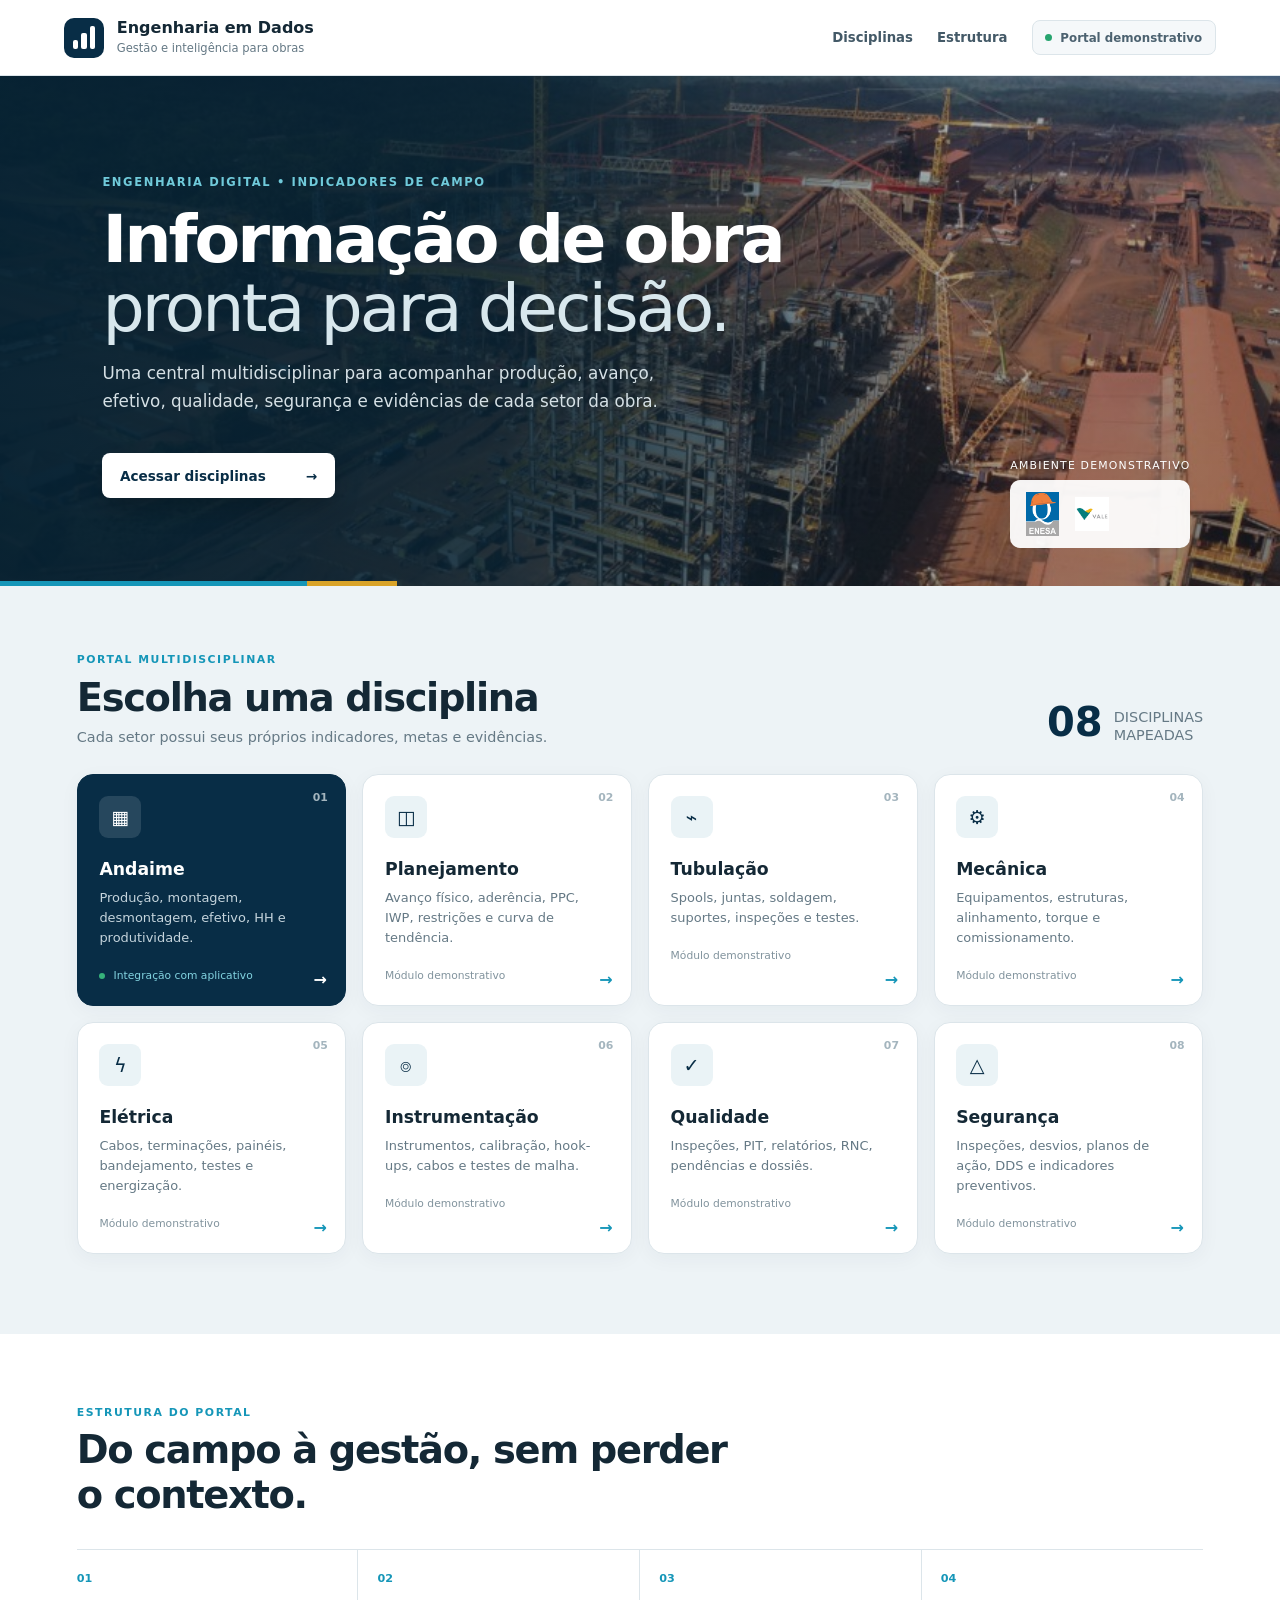
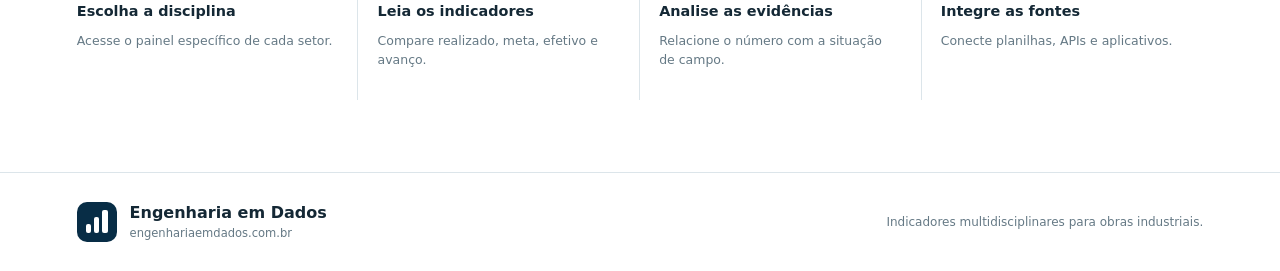
<file: index.html>
<!doctype html>
<html lang="pt-BR">
<head>
  <meta charset="utf-8">
  <meta name="viewport" content="width=device-width,initial-scale=1">
  <meta name="theme-color" content="#ffffff">
  <meta name="description" content="Engenharia em Dados — indicadores multidisciplinares para gestão de obras industriais.">
  <title>Engenharia em Dados | Indicadores de Obra</title>
  <link rel="icon" type="image/svg+xml" href="data:image/svg+xml,%3Csvg xmlns='http://www.w3.org/2000/svg' viewBox='0 0 64 64'%3E%3Crect width='64' height='64' rx='14' fill='%23082d46'/%3E%3Cpath d='M14 45V31h8v14zm14 0V20h8v25zm14 0V11h8v34z' fill='%23ffffff'/%3E%3C/svg%3E">
  <link rel="stylesheet" href="assets/styles.css">
</head>
<body class="home-page">
  <a class="skip-link" href="#disciplinas">Ir para as disciplinas</a>
  <header class="site-header">
    <a class="brand" href="index.html" aria-label="Engenharia em Dados — início">
      <span class="brand-mark" aria-hidden="true"><i></i><i></i><i></i></span>
      <span><strong>Engenharia em Dados</strong><em>Gestão e inteligência para obras</em></span>
    </a>
    <nav class="top-nav" aria-label="Navegação principal">
      <a href="#disciplinas">Disciplinas</a><a href="#estrutura">Estrutura</a>
      <span class="status-pill"><i></i> Portal demonstrativo</span>
    </nav>
  </header>
  <main>
    <section class="hero" aria-labelledby="titulo-principal">
      <div class="hero-content">
        <p class="eyebrow">ENGENHARIA DIGITAL • INDICADORES DE CAMPO</p>
        <h1 id="titulo-principal">Informação de obra<br><span>pronta para decisão.</span></h1>
        <p class="hero-copy">Uma central multidisciplinar para acompanhar produção, avanço, efetivo, qualidade, segurança e evidências de cada setor da obra.</p>
        <a class="primary-button" href="#disciplinas">Acessar disciplinas <span>→</span></a>
      </div>
      <div class="hero-partners"><span>Ambiente demonstrativo</span><div><img src="assets/logo-enesa.png" alt="ENESA"><img src="assets/logo-vale.png" alt="Vale"></div></div>
    </section>
    <section class="discipline-section" id="disciplinas">
      <div class="section-heading"><div><p>PORTAL MULTIDISCIPLINAR</p><h2>Escolha uma disciplina</h2><span>Cada setor possui seus próprios indicadores, metas e evidências.</span></div><div class="section-count"><strong>08</strong><span>disciplinas<br>mapeadas</span></div></div>
      <div class="discipline-grid">
        <a class="discipline-card featured" href="andaime.html"><span class="card-index">01</span><span class="card-icon">▦</span><div><strong>Andaime</strong><p>Produção, montagem, desmontagem, efetivo, HH e produtividade.</p><small><i></i> Integração com aplicativo</small></div><b>→</b></a>
        <a class="discipline-card" href="planejamento.html"><span class="card-index">02</span><span class="card-icon">◫</span><div><strong>Planejamento</strong><p>Avanço físico, aderência, PPC, IWP, restrições e curva de tendência.</p><small>Módulo demonstrativo</small></div><b>→</b></a>
        <a class="discipline-card" href="tubulacao.html"><span class="card-index">03</span><span class="card-icon">⌁</span><div><strong>Tubulação</strong><p>Spools, juntas, soldagem, suportes, inspeções e testes.</p><small>Módulo demonstrativo</small></div><b>→</b></a>
        <a class="discipline-card" href="mecanica.html"><span class="card-index">04</span><span class="card-icon">⚙</span><div><strong>Mecânica</strong><p>Equipamentos, estruturas, alinhamento, torque e comissionamento.</p><small>Módulo demonstrativo</small></div><b>→</b></a>
        <a class="discipline-card" href="eletrica.html"><span class="card-index">05</span><span class="card-icon">ϟ</span><div><strong>Elétrica</strong><p>Cabos, terminações, painéis, bandejamento, testes e energização.</p><small>Módulo demonstrativo</small></div><b>→</b></a>
        <a class="discipline-card" href="instrumentacao.html"><span class="card-index">06</span><span class="card-icon">⌾</span><div><strong>Instrumentação</strong><p>Instrumentos, calibração, hook-ups, cabos e testes de malha.</p><small>Módulo demonstrativo</small></div><b>→</b></a>
        <a class="discipline-card" href="qualidade.html"><span class="card-index">07</span><span class="card-icon">✓</span><div><strong>Qualidade</strong><p>Inspeções, PIT, relatórios, RNC, pendências e dossiês.</p><small>Módulo demonstrativo</small></div><b>→</b></a>
        <a class="discipline-card" href="seguranca.html"><span class="card-index">08</span><span class="card-icon">△</span><div><strong>Segurança</strong><p>Inspeções, desvios, planos de ação, DDS e indicadores preventivos.</p><small>Módulo demonstrativo</small></div><b>→</b></a>
      </div>
    </section>
    <section class="structure-section" id="estrutura">
      <div><p>ESTRUTURA DO PORTAL</p><h2>Do campo à gestão, sem perder o contexto.</h2></div>
      <ol><li><span>01</span><strong>Escolha a disciplina</strong><p>Acesse o painel específico de cada setor.</p></li><li><span>02</span><strong>Leia os indicadores</strong><p>Compare realizado, meta, efetivo e avanço.</p></li><li><span>03</span><strong>Analise as evidências</strong><p>Relacione o número com a situação de campo.</p></li><li><span>04</span><strong>Integre as fontes</strong><p>Conecte planilhas, APIs e aplicativos.</p></li></ol>
    </section>
  </main>
  <footer class="home-footer"><div class="brand"><span class="brand-mark"><i></i><i></i><i></i></span><span><strong>Engenharia em Dados</strong><em>engenhariaemdados.com.br</em></span></div><p>Indicadores multidisciplinares para obras industriais.</p></footer>
  <script src="assets/app.js"></script>
</body></html>
</file>
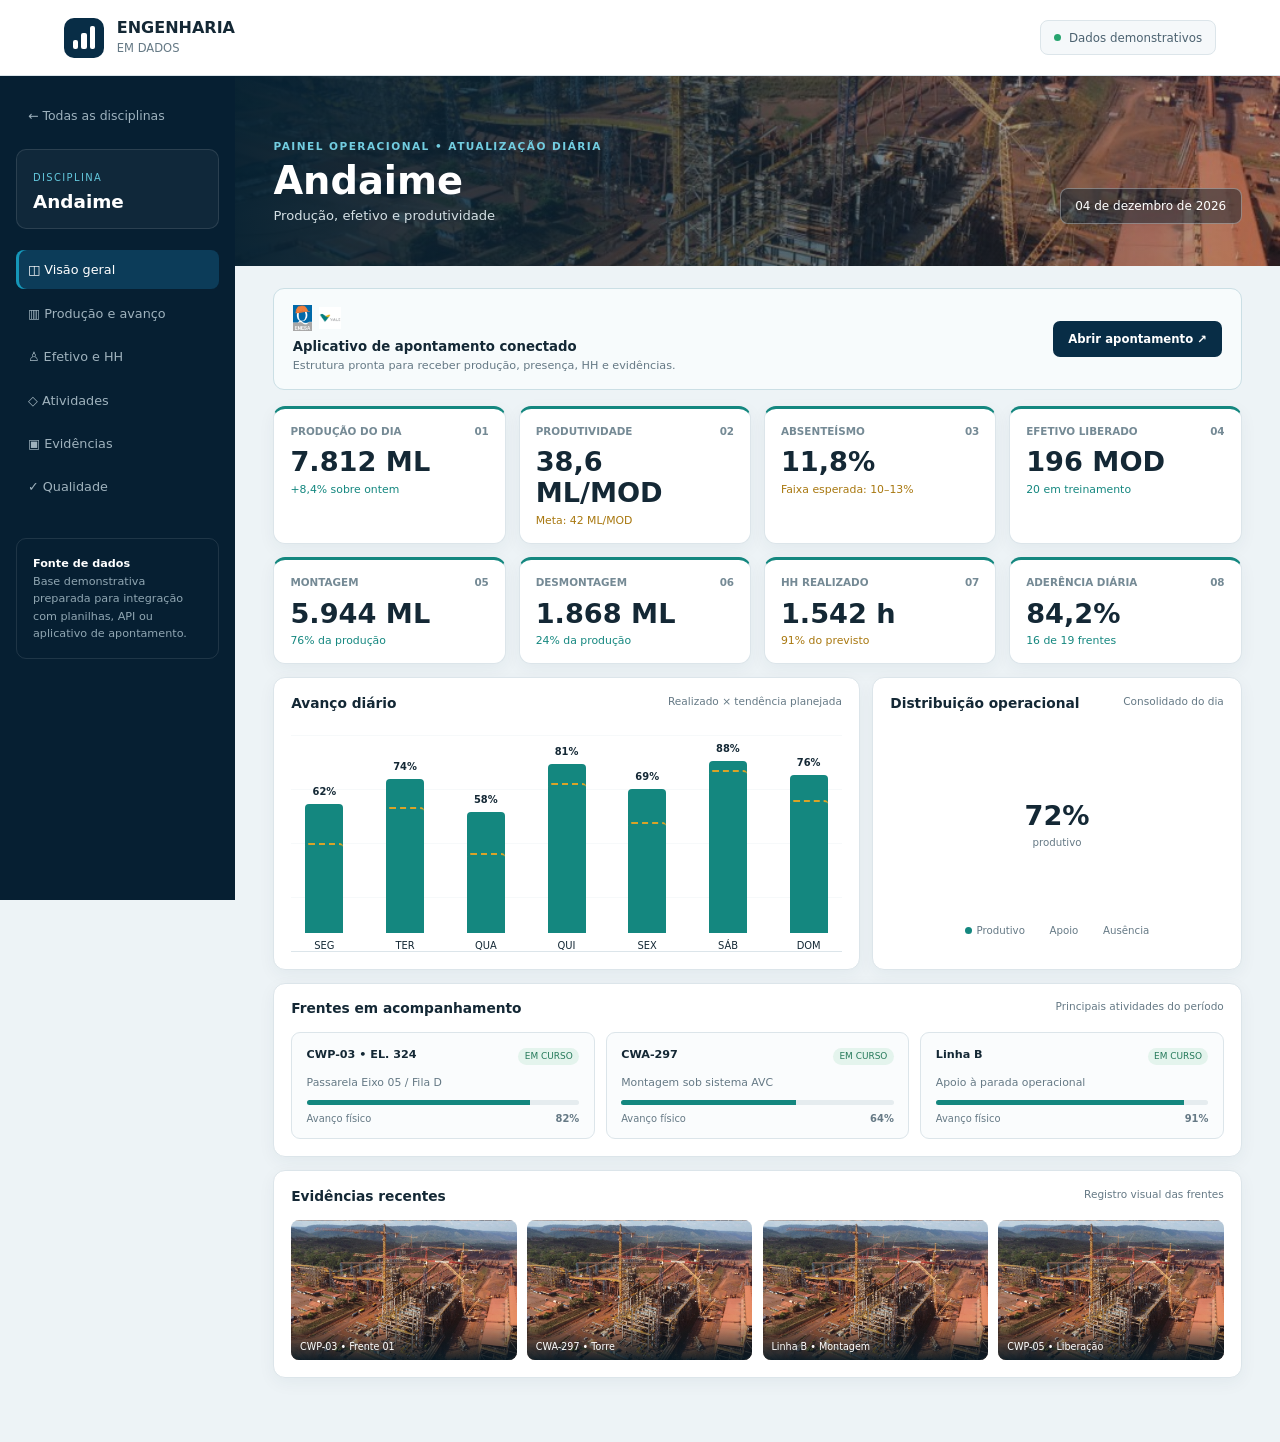
<file: andaime.html>
<!doctype html>
<html lang="pt-BR">
<head>
  <meta charset="utf-8"><meta name="viewport" content="width=device-width,initial-scale=1"><meta name="theme-color" content="#07141f">
  <meta name="description" content="Dashboard multidisciplinar da Engenharia em Dados."><title>Dashboard | Engenharia em Dados</title>
  <link rel="icon" type="image/svg+xml" href="data:image/svg+xml,%3Csvg xmlns='http://www.w3.org/2000/svg' viewBox='0 0 64 64'%3E%3Crect width='64' height='64' rx='14' fill='%2307141f'/%3E%3Cpath d='M14 45V31h8v14zm14 0V20h8v25zm14 0V11h8v34z' fill='%2300d3b7'/%3E%3C/svg%3E"><link rel="stylesheet" href="assets/styles.css">
</head>
<body class="dashboard-page" data-discipline="andaime">
  <a class="skip-link" href="#conteudo">Ir para o painel</a>
  <header class="site-header dashboard-header glass">
    <a class="brand" href="index.html"><span class="brand-mark" aria-hidden="true"><i></i><i></i><i></i></span><span><strong>ENGENHARIA</strong><em>EM DADOS</em></span></a>
    <div class="header-actions"><span class="live-pill"><span></span> Dados demonstrativos</span><button class="icon-button mobile-menu" id="menuButton" aria-label="Abrir menu" aria-expanded="false">☰</button></div>
  </header>
  <div class="dashboard-shell">
    <aside class="sidebar" id="sidebar">
      <a class="side-back" href="index.html">← Todas as disciplinas</a>
      <div class="discipline-badge"><small>DISCIPLINA</small><h2 data-discipline-label>Setor</h2></div>
      <nav class="side-nav" aria-label="Seções do painel"><a class="active" href="#visao">◫ Visão geral</a><a href="#producao">▥ Produção e avanço</a><a href="#efetivo">♙ Efetivo e HH</a><a href="#atividades">◇ Atividades</a><a href="#evidencias">▣ Evidências</a><a href="#qualidade">✓ Qualidade</a></nav>
      <div class="side-foot"><strong>Fonte de dados</strong><span>Base demonstrativa preparada para integração com planilhas, API ou aplicativo de apontamento.</span></div>
    </aside>
    <main class="dashboard-main" id="conteudo" data-dashboard>
      <div class="dash-top"><div><p>PAINEL OPERACIONAL • ATUALIZAÇÃO DIÁRIA</p><h1 data-discipline-label>Disciplina</h1><span data-subtitle></span></div><div class="dash-date" id="today">—</div></div>
      <div class="integration-banner" id="integrationBanner"><div><strong>Aplicativo de apontamento conectado</strong><span>Estrutura pronta para receber produção, presença, HH e evidências.</span></div><a href="#" onclick="return false">Abrir apontamento ↗</a></div>
      <section class="kpi-grid" id="kpiGrid" aria-label="Indicadores principais"></section>
      <div class="dashboard-grid">
        <section class="panel" id="producao"><div class="panel-head"><h3>Avanço diário</h3><span>Realizado × tendência planejada</span></div><div class="bar-chart" id="barChart"></div></section>
        <section class="panel" id="efetivo"><div class="panel-head"><h3>Distribuição operacional</h3><span>Consolidado do dia</span></div><div class="donut-wrap"><div class="donut" id="donut"><div class="donut-center"><strong id="donutValue">—</strong><span>produtivo</span></div></div></div><div class="legend"><span><i style="background:var(--accent)"></i>Produtivo</span><span><i style="background:var(--accent2)"></i>Apoio</span><span><i style="background:var(--danger)"></i>Ausência</span></div></section>
        <section class="panel panel-wide" id="atividades"><div class="panel-head"><h3>Frentes em acompanhamento</h3><span>Principais atividades do período</span></div><div class="activity-list" id="activityList"></div></section>
        <section class="panel panel-wide" id="evidencias"><div class="panel-head"><h3>Evidências recentes</h3><span>Registro visual das frentes</span></div><div class="evidence-grid" id="evidenceGrid"></div></section>
      </div>
    </main>
  </div>
  <script src="assets/app.js"></script>
</body></html>
</file>
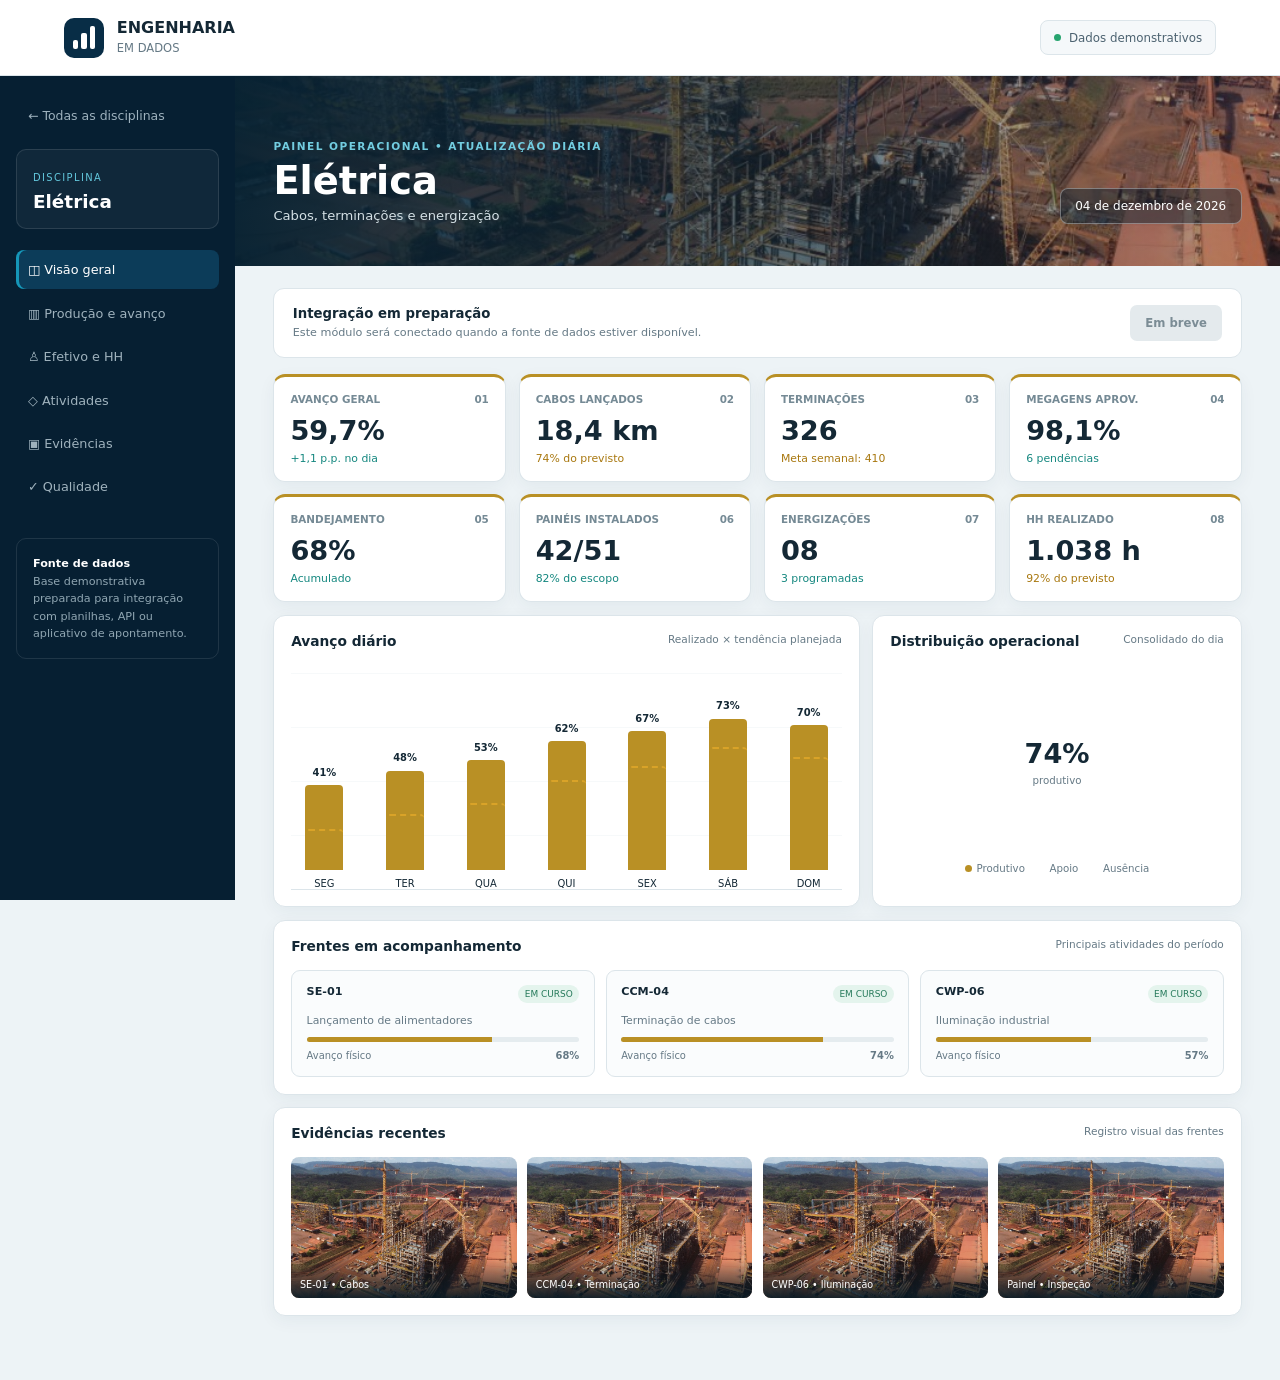
<file: eletrica.html>
<!doctype html>
<html lang="pt-BR">
<head>
  <meta charset="utf-8"><meta name="viewport" content="width=device-width,initial-scale=1"><meta name="theme-color" content="#07141f">
  <meta name="description" content="Dashboard multidisciplinar da Engenharia em Dados."><title>Dashboard | Engenharia em Dados</title>
  <link rel="icon" type="image/svg+xml" href="data:image/svg+xml,%3Csvg xmlns='http://www.w3.org/2000/svg' viewBox='0 0 64 64'%3E%3Crect width='64' height='64' rx='14' fill='%2307141f'/%3E%3Cpath d='M14 45V31h8v14zm14 0V20h8v25zm14 0V11h8v34z' fill='%2300d3b7'/%3E%3C/svg%3E"><link rel="stylesheet" href="assets/styles.css">
</head>
<body class="dashboard-page" data-discipline="eletrica">
  <a class="skip-link" href="#conteudo">Ir para o painel</a>
  <header class="site-header dashboard-header glass">
    <a class="brand" href="index.html"><span class="brand-mark" aria-hidden="true"><i></i><i></i><i></i></span><span><strong>ENGENHARIA</strong><em>EM DADOS</em></span></a>
    <div class="header-actions"><span class="live-pill"><span></span> Dados demonstrativos</span><button class="icon-button mobile-menu" id="menuButton" aria-label="Abrir menu" aria-expanded="false">☰</button></div>
  </header>
  <div class="dashboard-shell">
    <aside class="sidebar" id="sidebar">
      <a class="side-back" href="index.html">← Todas as disciplinas</a>
      <div class="discipline-badge"><small>DISCIPLINA</small><h2 data-discipline-label>Setor</h2></div>
      <nav class="side-nav" aria-label="Seções do painel"><a class="active" href="#visao">◫ Visão geral</a><a href="#producao">▥ Produção e avanço</a><a href="#efetivo">♙ Efetivo e HH</a><a href="#atividades">◇ Atividades</a><a href="#evidencias">▣ Evidências</a><a href="#qualidade">✓ Qualidade</a></nav>
      <div class="side-foot"><strong>Fonte de dados</strong><span>Base demonstrativa preparada para integração com planilhas, API ou aplicativo de apontamento.</span></div>
    </aside>
    <main class="dashboard-main" id="conteudo" data-dashboard>
      <div class="dash-top"><div><p>PAINEL OPERACIONAL • ATUALIZAÇÃO DIÁRIA</p><h1 data-discipline-label>Disciplina</h1><span data-subtitle></span></div><div class="dash-date" id="today">—</div></div>
      <div class="integration-banner" id="integrationBanner"><div><strong>Aplicativo de apontamento conectado</strong><span>Estrutura pronta para receber produção, presença, HH e evidências.</span></div><a href="#" onclick="return false">Abrir apontamento ↗</a></div>
      <section class="kpi-grid" id="kpiGrid" aria-label="Indicadores principais"></section>
      <div class="dashboard-grid">
        <section class="panel" id="producao"><div class="panel-head"><h3>Avanço diário</h3><span>Realizado × tendência planejada</span></div><div class="bar-chart" id="barChart"></div></section>
        <section class="panel" id="efetivo"><div class="panel-head"><h3>Distribuição operacional</h3><span>Consolidado do dia</span></div><div class="donut-wrap"><div class="donut" id="donut"><div class="donut-center"><strong id="donutValue">—</strong><span>produtivo</span></div></div></div><div class="legend"><span><i style="background:var(--accent)"></i>Produtivo</span><span><i style="background:var(--accent2)"></i>Apoio</span><span><i style="background:var(--danger)"></i>Ausência</span></div></section>
        <section class="panel panel-wide" id="atividades"><div class="panel-head"><h3>Frentes em acompanhamento</h3><span>Principais atividades do período</span></div><div class="activity-list" id="activityList"></div></section>
        <section class="panel panel-wide" id="evidencias"><div class="panel-head"><h3>Evidências recentes</h3><span>Registro visual das frentes</span></div><div class="evidence-grid" id="evidenceGrid"></div></section>
      </div>
    </main>
  </div>
  <script src="assets/app.js"></script>
</body></html>
</file>
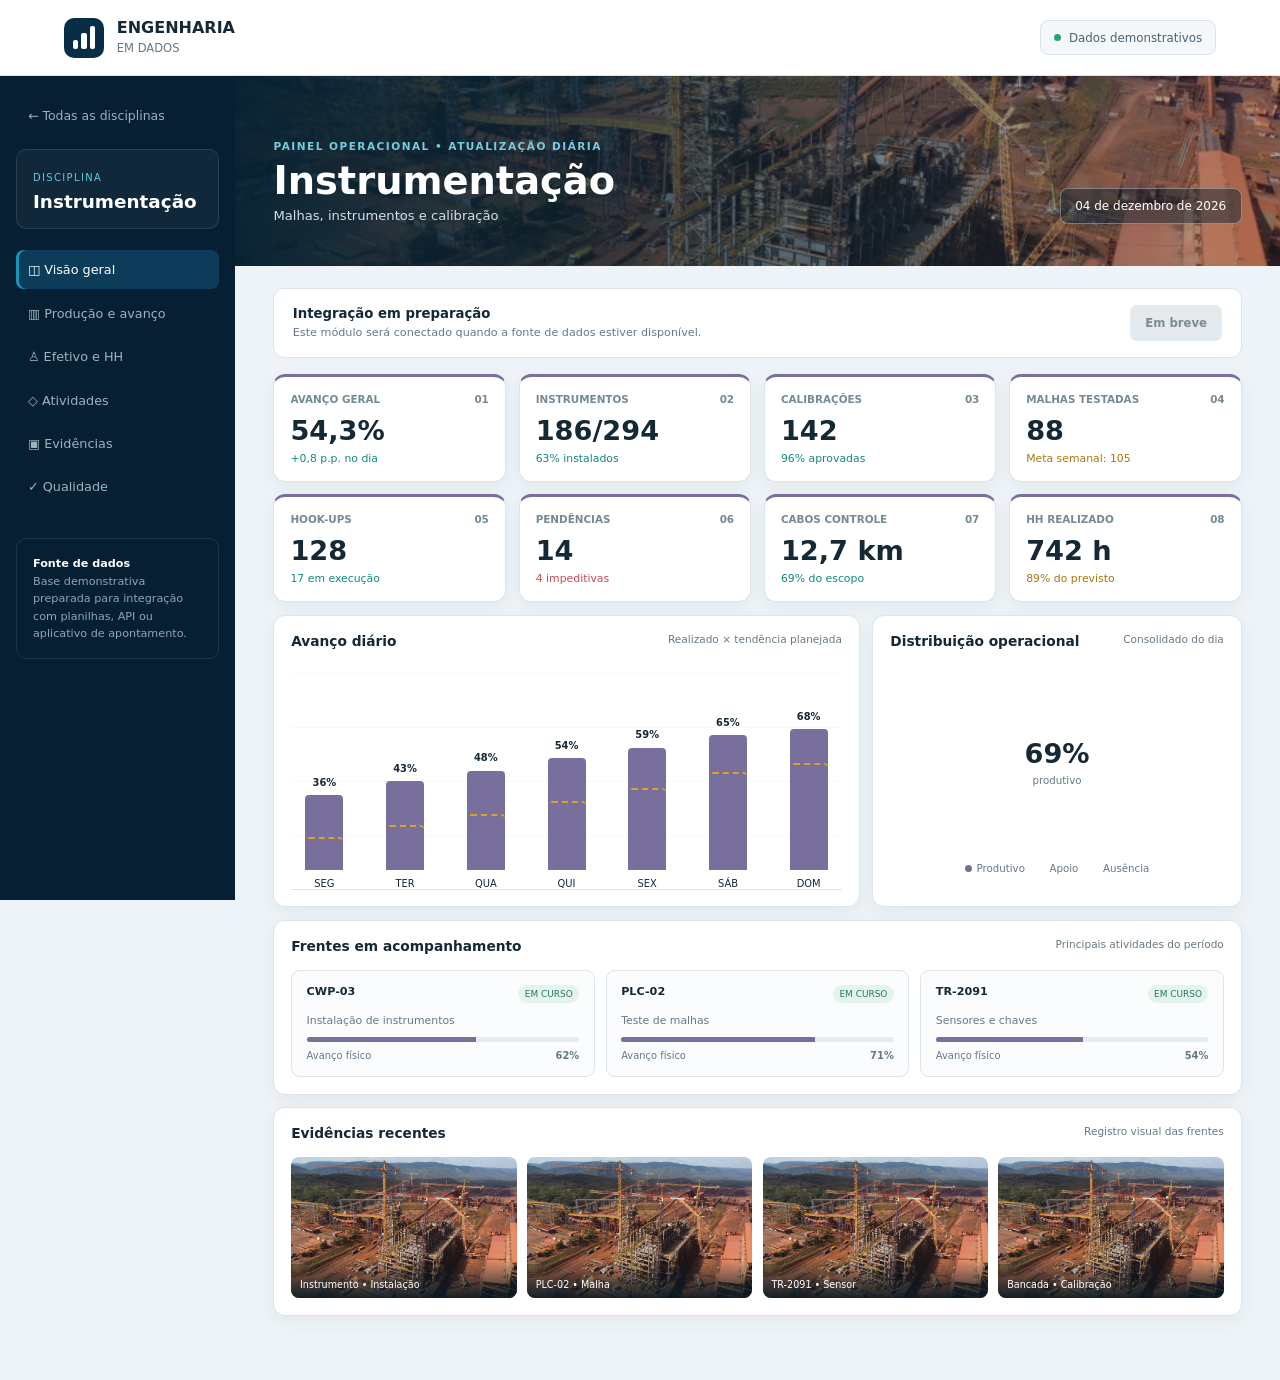
<file: instrumentacao.html>
<!doctype html>
<html lang="pt-BR">
<head>
  <meta charset="utf-8"><meta name="viewport" content="width=device-width,initial-scale=1"><meta name="theme-color" content="#07141f">
  <meta name="description" content="Dashboard multidisciplinar da Engenharia em Dados."><title>Dashboard | Engenharia em Dados</title>
  <link rel="icon" type="image/svg+xml" href="data:image/svg+xml,%3Csvg xmlns='http://www.w3.org/2000/svg' viewBox='0 0 64 64'%3E%3Crect width='64' height='64' rx='14' fill='%2307141f'/%3E%3Cpath d='M14 45V31h8v14zm14 0V20h8v25zm14 0V11h8v34z' fill='%2300d3b7'/%3E%3C/svg%3E"><link rel="stylesheet" href="assets/styles.css">
</head>
<body class="dashboard-page" data-discipline="instrumentacao">
  <a class="skip-link" href="#conteudo">Ir para o painel</a>
  <header class="site-header dashboard-header glass">
    <a class="brand" href="index.html"><span class="brand-mark" aria-hidden="true"><i></i><i></i><i></i></span><span><strong>ENGENHARIA</strong><em>EM DADOS</em></span></a>
    <div class="header-actions"><span class="live-pill"><span></span> Dados demonstrativos</span><button class="icon-button mobile-menu" id="menuButton" aria-label="Abrir menu" aria-expanded="false">☰</button></div>
  </header>
  <div class="dashboard-shell">
    <aside class="sidebar" id="sidebar">
      <a class="side-back" href="index.html">← Todas as disciplinas</a>
      <div class="discipline-badge"><small>DISCIPLINA</small><h2 data-discipline-label>Setor</h2></div>
      <nav class="side-nav" aria-label="Seções do painel"><a class="active" href="#visao">◫ Visão geral</a><a href="#producao">▥ Produção e avanço</a><a href="#efetivo">♙ Efetivo e HH</a><a href="#atividades">◇ Atividades</a><a href="#evidencias">▣ Evidências</a><a href="#qualidade">✓ Qualidade</a></nav>
      <div class="side-foot"><strong>Fonte de dados</strong><span>Base demonstrativa preparada para integração com planilhas, API ou aplicativo de apontamento.</span></div>
    </aside>
    <main class="dashboard-main" id="conteudo" data-dashboard>
      <div class="dash-top"><div><p>PAINEL OPERACIONAL • ATUALIZAÇÃO DIÁRIA</p><h1 data-discipline-label>Disciplina</h1><span data-subtitle></span></div><div class="dash-date" id="today">—</div></div>
      <div class="integration-banner" id="integrationBanner"><div><strong>Aplicativo de apontamento conectado</strong><span>Estrutura pronta para receber produção, presença, HH e evidências.</span></div><a href="#" onclick="return false">Abrir apontamento ↗</a></div>
      <section class="kpi-grid" id="kpiGrid" aria-label="Indicadores principais"></section>
      <div class="dashboard-grid">
        <section class="panel" id="producao"><div class="panel-head"><h3>Avanço diário</h3><span>Realizado × tendência planejada</span></div><div class="bar-chart" id="barChart"></div></section>
        <section class="panel" id="efetivo"><div class="panel-head"><h3>Distribuição operacional</h3><span>Consolidado do dia</span></div><div class="donut-wrap"><div class="donut" id="donut"><div class="donut-center"><strong id="donutValue">—</strong><span>produtivo</span></div></div></div><div class="legend"><span><i style="background:var(--accent)"></i>Produtivo</span><span><i style="background:var(--accent2)"></i>Apoio</span><span><i style="background:var(--danger)"></i>Ausência</span></div></section>
        <section class="panel panel-wide" id="atividades"><div class="panel-head"><h3>Frentes em acompanhamento</h3><span>Principais atividades do período</span></div><div class="activity-list" id="activityList"></div></section>
        <section class="panel panel-wide" id="evidencias"><div class="panel-head"><h3>Evidências recentes</h3><span>Registro visual das frentes</span></div><div class="evidence-grid" id="evidenceGrid"></div></section>
      </div>
    </main>
  </div>
  <script src="assets/app.js"></script>
</body></html>
</file>
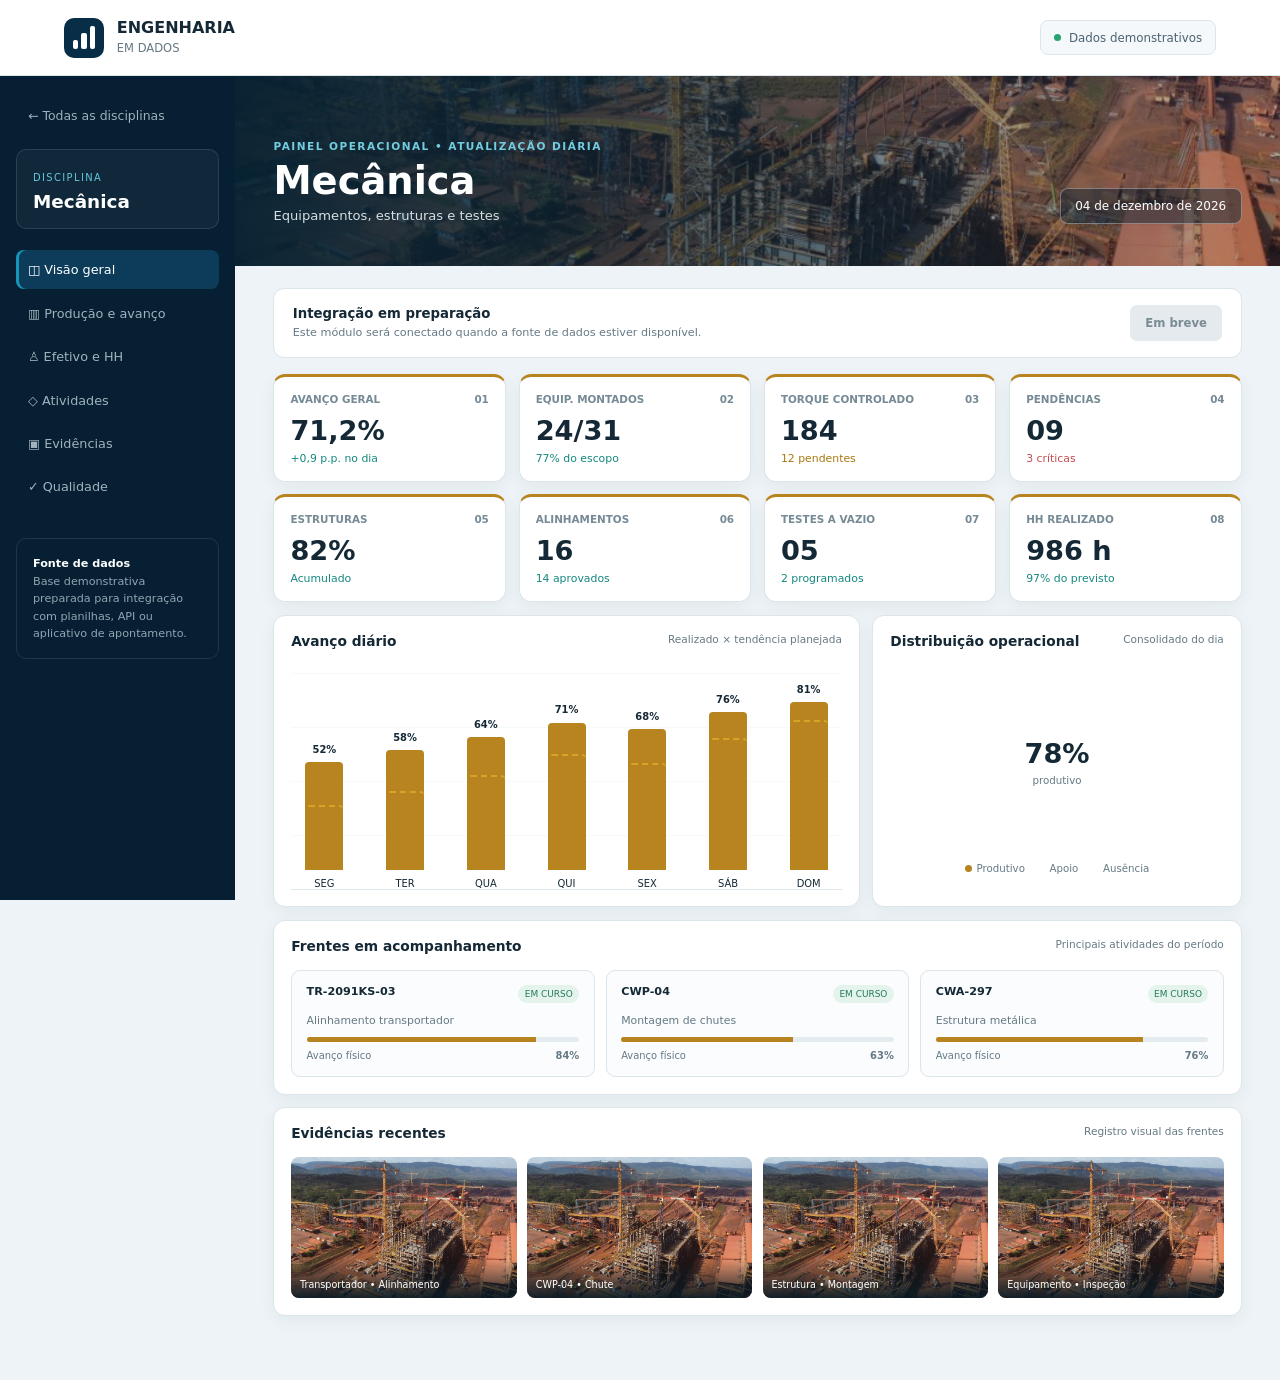
<file: mecanica.html>
<!doctype html>
<html lang="pt-BR">
<head>
  <meta charset="utf-8"><meta name="viewport" content="width=device-width,initial-scale=1"><meta name="theme-color" content="#07141f">
  <meta name="description" content="Dashboard multidisciplinar da Engenharia em Dados."><title>Dashboard | Engenharia em Dados</title>
  <link rel="icon" type="image/svg+xml" href="data:image/svg+xml,%3Csvg xmlns='http://www.w3.org/2000/svg' viewBox='0 0 64 64'%3E%3Crect width='64' height='64' rx='14' fill='%2307141f'/%3E%3Cpath d='M14 45V31h8v14zm14 0V20h8v25zm14 0V11h8v34z' fill='%2300d3b7'/%3E%3C/svg%3E"><link rel="stylesheet" href="assets/styles.css">
</head>
<body class="dashboard-page" data-discipline="mecanica">
  <a class="skip-link" href="#conteudo">Ir para o painel</a>
  <header class="site-header dashboard-header glass">
    <a class="brand" href="index.html"><span class="brand-mark" aria-hidden="true"><i></i><i></i><i></i></span><span><strong>ENGENHARIA</strong><em>EM DADOS</em></span></a>
    <div class="header-actions"><span class="live-pill"><span></span> Dados demonstrativos</span><button class="icon-button mobile-menu" id="menuButton" aria-label="Abrir menu" aria-expanded="false">☰</button></div>
  </header>
  <div class="dashboard-shell">
    <aside class="sidebar" id="sidebar">
      <a class="side-back" href="index.html">← Todas as disciplinas</a>
      <div class="discipline-badge"><small>DISCIPLINA</small><h2 data-discipline-label>Setor</h2></div>
      <nav class="side-nav" aria-label="Seções do painel"><a class="active" href="#visao">◫ Visão geral</a><a href="#producao">▥ Produção e avanço</a><a href="#efetivo">♙ Efetivo e HH</a><a href="#atividades">◇ Atividades</a><a href="#evidencias">▣ Evidências</a><a href="#qualidade">✓ Qualidade</a></nav>
      <div class="side-foot"><strong>Fonte de dados</strong><span>Base demonstrativa preparada para integração com planilhas, API ou aplicativo de apontamento.</span></div>
    </aside>
    <main class="dashboard-main" id="conteudo" data-dashboard>
      <div class="dash-top"><div><p>PAINEL OPERACIONAL • ATUALIZAÇÃO DIÁRIA</p><h1 data-discipline-label>Disciplina</h1><span data-subtitle></span></div><div class="dash-date" id="today">—</div></div>
      <div class="integration-banner" id="integrationBanner"><div><strong>Aplicativo de apontamento conectado</strong><span>Estrutura pronta para receber produção, presença, HH e evidências.</span></div><a href="#" onclick="return false">Abrir apontamento ↗</a></div>
      <section class="kpi-grid" id="kpiGrid" aria-label="Indicadores principais"></section>
      <div class="dashboard-grid">
        <section class="panel" id="producao"><div class="panel-head"><h3>Avanço diário</h3><span>Realizado × tendência planejada</span></div><div class="bar-chart" id="barChart"></div></section>
        <section class="panel" id="efetivo"><div class="panel-head"><h3>Distribuição operacional</h3><span>Consolidado do dia</span></div><div class="donut-wrap"><div class="donut" id="donut"><div class="donut-center"><strong id="donutValue">—</strong><span>produtivo</span></div></div></div><div class="legend"><span><i style="background:var(--accent)"></i>Produtivo</span><span><i style="background:var(--accent2)"></i>Apoio</span><span><i style="background:var(--danger)"></i>Ausência</span></div></section>
        <section class="panel panel-wide" id="atividades"><div class="panel-head"><h3>Frentes em acompanhamento</h3><span>Principais atividades do período</span></div><div class="activity-list" id="activityList"></div></section>
        <section class="panel panel-wide" id="evidencias"><div class="panel-head"><h3>Evidências recentes</h3><span>Registro visual das frentes</span></div><div class="evidence-grid" id="evidenceGrid"></div></section>
      </div>
    </main>
  </div>
  <script src="assets/app.js"></script>
</body></html>
</file>
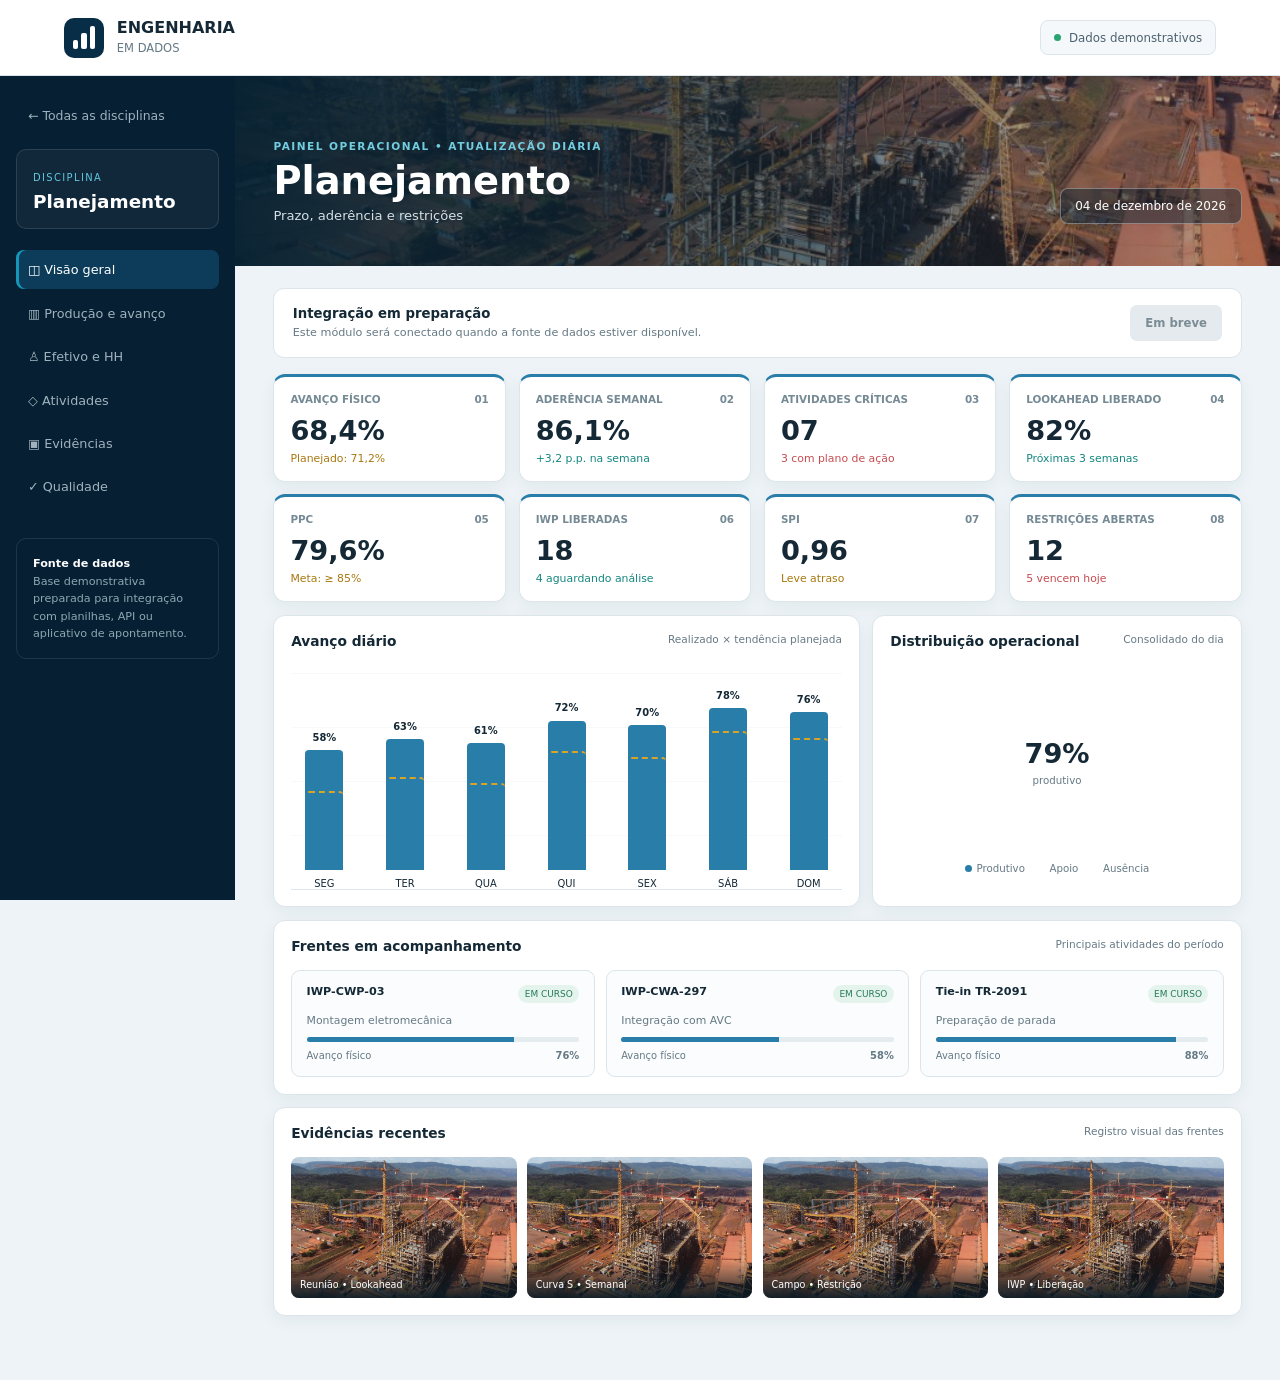
<file: planejamento.html>
<!doctype html>
<html lang="pt-BR">
<head>
  <meta charset="utf-8"><meta name="viewport" content="width=device-width,initial-scale=1"><meta name="theme-color" content="#07141f">
  <meta name="description" content="Dashboard multidisciplinar da Engenharia em Dados."><title>Dashboard | Engenharia em Dados</title>
  <link rel="icon" type="image/svg+xml" href="data:image/svg+xml,%3Csvg xmlns='http://www.w3.org/2000/svg' viewBox='0 0 64 64'%3E%3Crect width='64' height='64' rx='14' fill='%2307141f'/%3E%3Cpath d='M14 45V31h8v14zm14 0V20h8v25zm14 0V11h8v34z' fill='%2300d3b7'/%3E%3C/svg%3E"><link rel="stylesheet" href="assets/styles.css">
</head>
<body class="dashboard-page" data-discipline="planejamento">
  <a class="skip-link" href="#conteudo">Ir para o painel</a>
  <header class="site-header dashboard-header glass">
    <a class="brand" href="index.html"><span class="brand-mark" aria-hidden="true"><i></i><i></i><i></i></span><span><strong>ENGENHARIA</strong><em>EM DADOS</em></span></a>
    <div class="header-actions"><span class="live-pill"><span></span> Dados demonstrativos</span><button class="icon-button mobile-menu" id="menuButton" aria-label="Abrir menu" aria-expanded="false">☰</button></div>
  </header>
  <div class="dashboard-shell">
    <aside class="sidebar" id="sidebar">
      <a class="side-back" href="index.html">← Todas as disciplinas</a>
      <div class="discipline-badge"><small>DISCIPLINA</small><h2 data-discipline-label>Setor</h2></div>
      <nav class="side-nav" aria-label="Seções do painel"><a class="active" href="#visao">◫ Visão geral</a><a href="#producao">▥ Produção e avanço</a><a href="#efetivo">♙ Efetivo e HH</a><a href="#atividades">◇ Atividades</a><a href="#evidencias">▣ Evidências</a><a href="#qualidade">✓ Qualidade</a></nav>
      <div class="side-foot"><strong>Fonte de dados</strong><span>Base demonstrativa preparada para integração com planilhas, API ou aplicativo de apontamento.</span></div>
    </aside>
    <main class="dashboard-main" id="conteudo" data-dashboard>
      <div class="dash-top"><div><p>PAINEL OPERACIONAL • ATUALIZAÇÃO DIÁRIA</p><h1 data-discipline-label>Disciplina</h1><span data-subtitle></span></div><div class="dash-date" id="today">—</div></div>
      <div class="integration-banner" id="integrationBanner"><div><strong>Aplicativo de apontamento conectado</strong><span>Estrutura pronta para receber produção, presença, HH e evidências.</span></div><a href="#" onclick="return false">Abrir apontamento ↗</a></div>
      <section class="kpi-grid" id="kpiGrid" aria-label="Indicadores principais"></section>
      <div class="dashboard-grid">
        <section class="panel" id="producao"><div class="panel-head"><h3>Avanço diário</h3><span>Realizado × tendência planejada</span></div><div class="bar-chart" id="barChart"></div></section>
        <section class="panel" id="efetivo"><div class="panel-head"><h3>Distribuição operacional</h3><span>Consolidado do dia</span></div><div class="donut-wrap"><div class="donut" id="donut"><div class="donut-center"><strong id="donutValue">—</strong><span>produtivo</span></div></div></div><div class="legend"><span><i style="background:var(--accent)"></i>Produtivo</span><span><i style="background:var(--accent2)"></i>Apoio</span><span><i style="background:var(--danger)"></i>Ausência</span></div></section>
        <section class="panel panel-wide" id="atividades"><div class="panel-head"><h3>Frentes em acompanhamento</h3><span>Principais atividades do período</span></div><div class="activity-list" id="activityList"></div></section>
        <section class="panel panel-wide" id="evidencias"><div class="panel-head"><h3>Evidências recentes</h3><span>Registro visual das frentes</span></div><div class="evidence-grid" id="evidenceGrid"></div></section>
      </div>
    </main>
  </div>
  <script src="assets/app.js"></script>
</body></html>
</file>
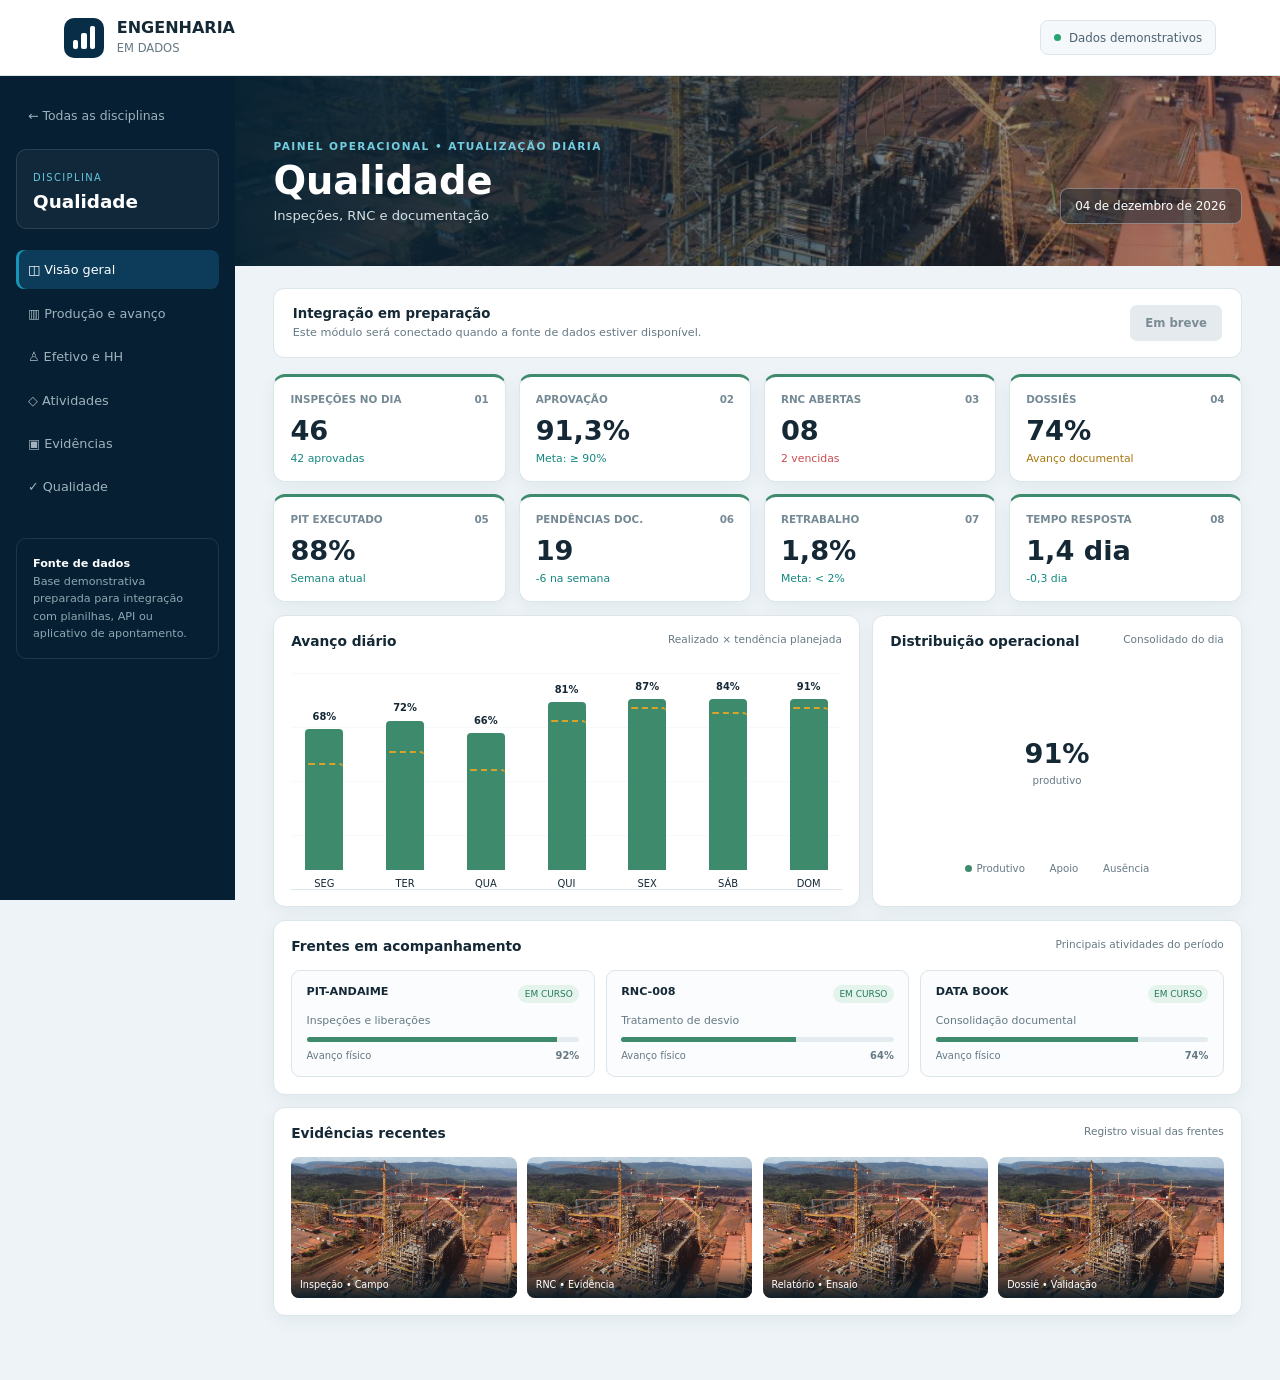
<file: qualidade.html>
<!doctype html>
<html lang="pt-BR">
<head>
  <meta charset="utf-8"><meta name="viewport" content="width=device-width,initial-scale=1"><meta name="theme-color" content="#07141f">
  <meta name="description" content="Dashboard multidisciplinar da Engenharia em Dados."><title>Dashboard | Engenharia em Dados</title>
  <link rel="icon" type="image/svg+xml" href="data:image/svg+xml,%3Csvg xmlns='http://www.w3.org/2000/svg' viewBox='0 0 64 64'%3E%3Crect width='64' height='64' rx='14' fill='%2307141f'/%3E%3Cpath d='M14 45V31h8v14zm14 0V20h8v25zm14 0V11h8v34z' fill='%2300d3b7'/%3E%3C/svg%3E"><link rel="stylesheet" href="assets/styles.css">
</head>
<body class="dashboard-page" data-discipline="qualidade">
  <a class="skip-link" href="#conteudo">Ir para o painel</a>
  <header class="site-header dashboard-header glass">
    <a class="brand" href="index.html"><span class="brand-mark" aria-hidden="true"><i></i><i></i><i></i></span><span><strong>ENGENHARIA</strong><em>EM DADOS</em></span></a>
    <div class="header-actions"><span class="live-pill"><span></span> Dados demonstrativos</span><button class="icon-button mobile-menu" id="menuButton" aria-label="Abrir menu" aria-expanded="false">☰</button></div>
  </header>
  <div class="dashboard-shell">
    <aside class="sidebar" id="sidebar">
      <a class="side-back" href="index.html">← Todas as disciplinas</a>
      <div class="discipline-badge"><small>DISCIPLINA</small><h2 data-discipline-label>Setor</h2></div>
      <nav class="side-nav" aria-label="Seções do painel"><a class="active" href="#visao">◫ Visão geral</a><a href="#producao">▥ Produção e avanço</a><a href="#efetivo">♙ Efetivo e HH</a><a href="#atividades">◇ Atividades</a><a href="#evidencias">▣ Evidências</a><a href="#qualidade">✓ Qualidade</a></nav>
      <div class="side-foot"><strong>Fonte de dados</strong><span>Base demonstrativa preparada para integração com planilhas, API ou aplicativo de apontamento.</span></div>
    </aside>
    <main class="dashboard-main" id="conteudo" data-dashboard>
      <div class="dash-top"><div><p>PAINEL OPERACIONAL • ATUALIZAÇÃO DIÁRIA</p><h1 data-discipline-label>Disciplina</h1><span data-subtitle></span></div><div class="dash-date" id="today">—</div></div>
      <div class="integration-banner" id="integrationBanner"><div><strong>Aplicativo de apontamento conectado</strong><span>Estrutura pronta para receber produção, presença, HH e evidências.</span></div><a href="#" onclick="return false">Abrir apontamento ↗</a></div>
      <section class="kpi-grid" id="kpiGrid" aria-label="Indicadores principais"></section>
      <div class="dashboard-grid">
        <section class="panel" id="producao"><div class="panel-head"><h3>Avanço diário</h3><span>Realizado × tendência planejada</span></div><div class="bar-chart" id="barChart"></div></section>
        <section class="panel" id="efetivo"><div class="panel-head"><h3>Distribuição operacional</h3><span>Consolidado do dia</span></div><div class="donut-wrap"><div class="donut" id="donut"><div class="donut-center"><strong id="donutValue">—</strong><span>produtivo</span></div></div></div><div class="legend"><span><i style="background:var(--accent)"></i>Produtivo</span><span><i style="background:var(--accent2)"></i>Apoio</span><span><i style="background:var(--danger)"></i>Ausência</span></div></section>
        <section class="panel panel-wide" id="atividades"><div class="panel-head"><h3>Frentes em acompanhamento</h3><span>Principais atividades do período</span></div><div class="activity-list" id="activityList"></div></section>
        <section class="panel panel-wide" id="evidencias"><div class="panel-head"><h3>Evidências recentes</h3><span>Registro visual das frentes</span></div><div class="evidence-grid" id="evidenceGrid"></div></section>
      </div>
    </main>
  </div>
  <script src="assets/app.js"></script>
</body></html>
</file>
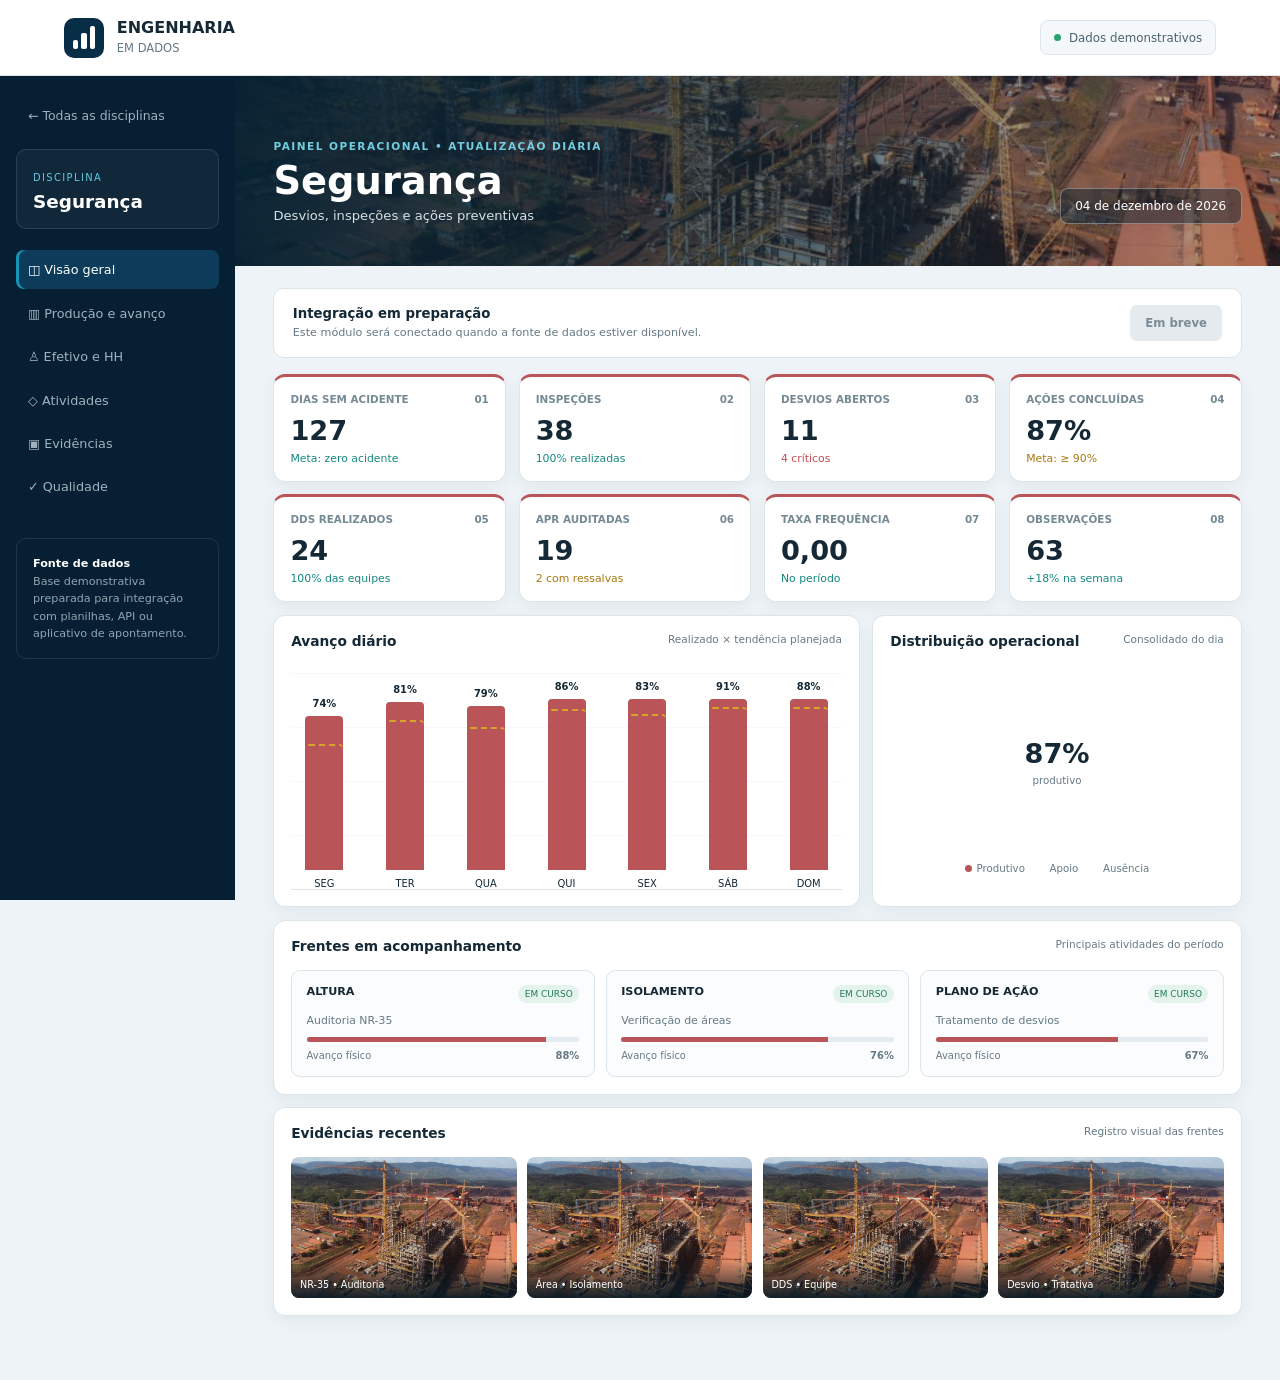
<file: seguranca.html>
<!doctype html>
<html lang="pt-BR">
<head>
  <meta charset="utf-8"><meta name="viewport" content="width=device-width,initial-scale=1"><meta name="theme-color" content="#07141f">
  <meta name="description" content="Dashboard multidisciplinar da Engenharia em Dados."><title>Dashboard | Engenharia em Dados</title>
  <link rel="icon" type="image/svg+xml" href="data:image/svg+xml,%3Csvg xmlns='http://www.w3.org/2000/svg' viewBox='0 0 64 64'%3E%3Crect width='64' height='64' rx='14' fill='%2307141f'/%3E%3Cpath d='M14 45V31h8v14zm14 0V20h8v25zm14 0V11h8v34z' fill='%2300d3b7'/%3E%3C/svg%3E"><link rel="stylesheet" href="assets/styles.css">
</head>
<body class="dashboard-page" data-discipline="seguranca">
  <a class="skip-link" href="#conteudo">Ir para o painel</a>
  <header class="site-header dashboard-header glass">
    <a class="brand" href="index.html"><span class="brand-mark" aria-hidden="true"><i></i><i></i><i></i></span><span><strong>ENGENHARIA</strong><em>EM DADOS</em></span></a>
    <div class="header-actions"><span class="live-pill"><span></span> Dados demonstrativos</span><button class="icon-button mobile-menu" id="menuButton" aria-label="Abrir menu" aria-expanded="false">☰</button></div>
  </header>
  <div class="dashboard-shell">
    <aside class="sidebar" id="sidebar">
      <a class="side-back" href="index.html">← Todas as disciplinas</a>
      <div class="discipline-badge"><small>DISCIPLINA</small><h2 data-discipline-label>Setor</h2></div>
      <nav class="side-nav" aria-label="Seções do painel"><a class="active" href="#visao">◫ Visão geral</a><a href="#producao">▥ Produção e avanço</a><a href="#efetivo">♙ Efetivo e HH</a><a href="#atividades">◇ Atividades</a><a href="#evidencias">▣ Evidências</a><a href="#qualidade">✓ Qualidade</a></nav>
      <div class="side-foot"><strong>Fonte de dados</strong><span>Base demonstrativa preparada para integração com planilhas, API ou aplicativo de apontamento.</span></div>
    </aside>
    <main class="dashboard-main" id="conteudo" data-dashboard>
      <div class="dash-top"><div><p>PAINEL OPERACIONAL • ATUALIZAÇÃO DIÁRIA</p><h1 data-discipline-label>Disciplina</h1><span data-subtitle></span></div><div class="dash-date" id="today">—</div></div>
      <div class="integration-banner" id="integrationBanner"><div><strong>Aplicativo de apontamento conectado</strong><span>Estrutura pronta para receber produção, presença, HH e evidências.</span></div><a href="#" onclick="return false">Abrir apontamento ↗</a></div>
      <section class="kpi-grid" id="kpiGrid" aria-label="Indicadores principais"></section>
      <div class="dashboard-grid">
        <section class="panel" id="producao"><div class="panel-head"><h3>Avanço diário</h3><span>Realizado × tendência planejada</span></div><div class="bar-chart" id="barChart"></div></section>
        <section class="panel" id="efetivo"><div class="panel-head"><h3>Distribuição operacional</h3><span>Consolidado do dia</span></div><div class="donut-wrap"><div class="donut" id="donut"><div class="donut-center"><strong id="donutValue">—</strong><span>produtivo</span></div></div></div><div class="legend"><span><i style="background:var(--accent)"></i>Produtivo</span><span><i style="background:var(--accent2)"></i>Apoio</span><span><i style="background:var(--danger)"></i>Ausência</span></div></section>
        <section class="panel panel-wide" id="atividades"><div class="panel-head"><h3>Frentes em acompanhamento</h3><span>Principais atividades do período</span></div><div class="activity-list" id="activityList"></div></section>
        <section class="panel panel-wide" id="evidencias"><div class="panel-head"><h3>Evidências recentes</h3><span>Registro visual das frentes</span></div><div class="evidence-grid" id="evidenceGrid"></div></section>
      </div>
    </main>
  </div>
  <script src="assets/app.js"></script>
</body></html>
</file>
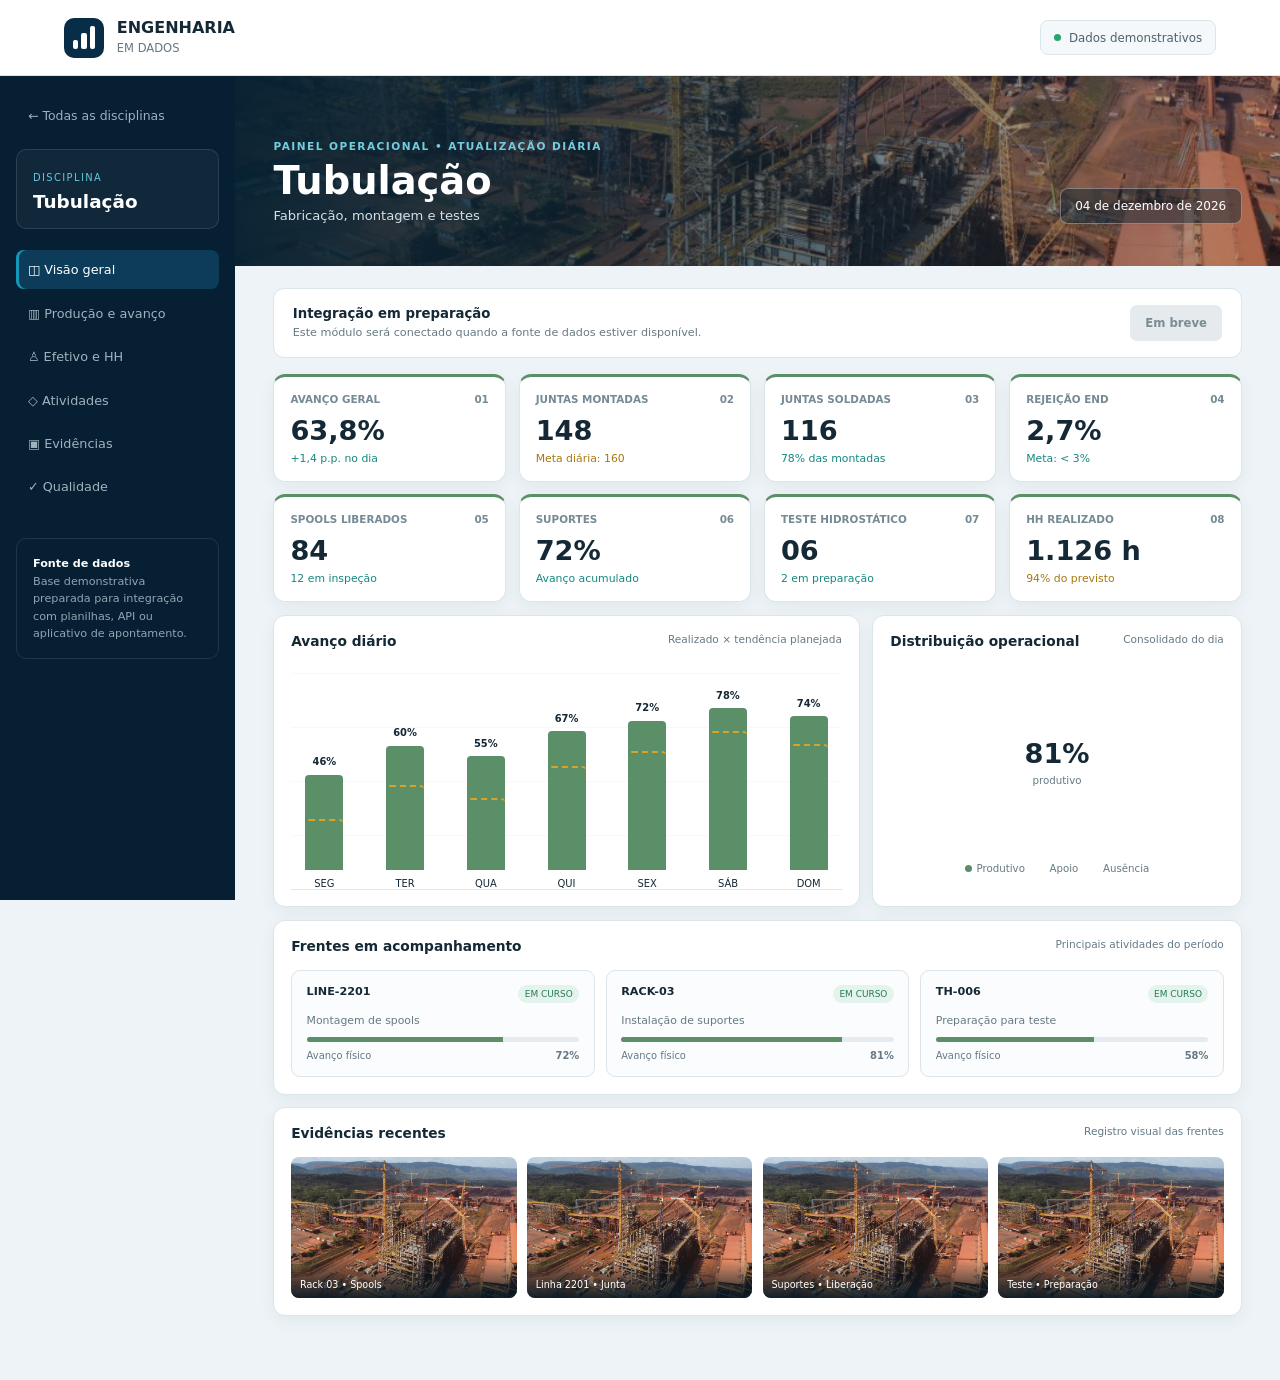
<file: tubulacao.html>
<!doctype html>
<html lang="pt-BR">
<head>
  <meta charset="utf-8"><meta name="viewport" content="width=device-width,initial-scale=1"><meta name="theme-color" content="#07141f">
  <meta name="description" content="Dashboard multidisciplinar da Engenharia em Dados."><title>Dashboard | Engenharia em Dados</title>
  <link rel="icon" type="image/svg+xml" href="data:image/svg+xml,%3Csvg xmlns='http://www.w3.org/2000/svg' viewBox='0 0 64 64'%3E%3Crect width='64' height='64' rx='14' fill='%2307141f'/%3E%3Cpath d='M14 45V31h8v14zm14 0V20h8v25zm14 0V11h8v34z' fill='%2300d3b7'/%3E%3C/svg%3E"><link rel="stylesheet" href="assets/styles.css">
</head>
<body class="dashboard-page" data-discipline="tubulacao">
  <a class="skip-link" href="#conteudo">Ir para o painel</a>
  <header class="site-header dashboard-header glass">
    <a class="brand" href="index.html"><span class="brand-mark" aria-hidden="true"><i></i><i></i><i></i></span><span><strong>ENGENHARIA</strong><em>EM DADOS</em></span></a>
    <div class="header-actions"><span class="live-pill"><span></span> Dados demonstrativos</span><button class="icon-button mobile-menu" id="menuButton" aria-label="Abrir menu" aria-expanded="false">☰</button></div>
  </header>
  <div class="dashboard-shell">
    <aside class="sidebar" id="sidebar">
      <a class="side-back" href="index.html">← Todas as disciplinas</a>
      <div class="discipline-badge"><small>DISCIPLINA</small><h2 data-discipline-label>Setor</h2></div>
      <nav class="side-nav" aria-label="Seções do painel"><a class="active" href="#visao">◫ Visão geral</a><a href="#producao">▥ Produção e avanço</a><a href="#efetivo">♙ Efetivo e HH</a><a href="#atividades">◇ Atividades</a><a href="#evidencias">▣ Evidências</a><a href="#qualidade">✓ Qualidade</a></nav>
      <div class="side-foot"><strong>Fonte de dados</strong><span>Base demonstrativa preparada para integração com planilhas, API ou aplicativo de apontamento.</span></div>
    </aside>
    <main class="dashboard-main" id="conteudo" data-dashboard>
      <div class="dash-top"><div><p>PAINEL OPERACIONAL • ATUALIZAÇÃO DIÁRIA</p><h1 data-discipline-label>Disciplina</h1><span data-subtitle></span></div><div class="dash-date" id="today">—</div></div>
      <div class="integration-banner" id="integrationBanner"><div><strong>Aplicativo de apontamento conectado</strong><span>Estrutura pronta para receber produção, presença, HH e evidências.</span></div><a href="#" onclick="return false">Abrir apontamento ↗</a></div>
      <section class="kpi-grid" id="kpiGrid" aria-label="Indicadores principais"></section>
      <div class="dashboard-grid">
        <section class="panel" id="producao"><div class="panel-head"><h3>Avanço diário</h3><span>Realizado × tendência planejada</span></div><div class="bar-chart" id="barChart"></div></section>
        <section class="panel" id="efetivo"><div class="panel-head"><h3>Distribuição operacional</h3><span>Consolidado do dia</span></div><div class="donut-wrap"><div class="donut" id="donut"><div class="donut-center"><strong id="donutValue">—</strong><span>produtivo</span></div></div></div><div class="legend"><span><i style="background:var(--accent)"></i>Produtivo</span><span><i style="background:var(--accent2)"></i>Apoio</span><span><i style="background:var(--danger)"></i>Ausência</span></div></section>
        <section class="panel panel-wide" id="atividades"><div class="panel-head"><h3>Frentes em acompanhamento</h3><span>Principais atividades do período</span></div><div class="activity-list" id="activityList"></div></section>
        <section class="panel panel-wide" id="evidencias"><div class="panel-head"><h3>Evidências recentes</h3><span>Registro visual das frentes</span></div><div class="evidence-grid" id="evidenceGrid"></div></section>
      </div>
    </main>
  </div>
  <script src="assets/app.js"></script>
</body></html>
</file>
<file: assets/styles.css>
:root{--navy:#082d46;--navy2:#0d4263;--blue:#1596b8;--teal:#14877f;--gold:#d9a328;--red:#c74b50;--ink:#142835;--muted:#657985;--line:#dce5ea;--soft:#edf3f6;--shadow:0 12px 36px rgba(13,45,63,.1);--accent:#1596b8}
*{box-sizing:border-box}html{scroll-behavior:smooth}body{margin:0;background:#fff;color:var(--ink);font-family:Inter,system-ui,-apple-system,"Segoe UI",sans-serif;min-height:100vh}a{color:inherit;text-decoration:none}button{font:inherit}.skip-link{position:fixed;left:1rem;top:-5rem;padding:.8rem 1rem;background:#fff;color:#000;z-index:1000;border-radius:.5rem}.skip-link:focus{top:1rem}
.site-header{height:76px;display:flex;align-items:center;justify-content:space-between;padding:0 clamp(1.2rem,5vw,5rem);position:relative;z-index:50;background:#fff;border-bottom:1px solid var(--line)}.brand{display:flex;gap:.8rem;align-items:center}.brand>span:last-child{display:flex;flex-direction:column;line-height:1}.brand strong{font-size:1rem}.brand em{font-size:.72rem;color:var(--muted);font-style:normal;margin-top:.42rem}.brand-mark{width:40px;height:40px;display:flex;gap:3px;align-items:flex-end;padding:9px;border-radius:10px;background:var(--navy)}.brand-mark i{display:block;width:6px;background:#fff;border-radius:2px}.brand-mark i:nth-child(1){height:9px}.brand-mark i:nth-child(2){height:16px}.brand-mark i:nth-child(3){height:23px}.top-nav{display:flex;align-items:center;gap:1.5rem;font-size:.83rem;font-weight:600;color:#435967}.top-nav a:hover{color:var(--blue)}.status-pill,.live-pill{display:flex;align-items:center;gap:.5rem;padding:.58rem .8rem;background:#f5f8fa;border:1px solid var(--line);border-radius:8px;font-size:.74rem;color:#4c6270}.status-pill i,.live-pill>span{width:7px;height:7px;background:#27a46f;border-radius:50%}.icon-button{width:38px;height:38px;border:1px solid var(--line);border-radius:8px;color:var(--navy);background:#fff;cursor:pointer}
.hero{min-height:510px;position:relative;display:flex;align-items:center;padding:5rem clamp(1.2rem,8vw,9rem);overflow:hidden;background:linear-gradient(90deg,rgba(5,33,50,.96),rgba(5,33,50,.86) 40%,rgba(5,33,50,.33) 75%),url("obra-s11d.jpeg") center/cover}.hero:after{content:"";position:absolute;inset:auto 0 0;height:5px;background:linear-gradient(90deg,var(--blue) 0 24%,var(--gold) 24% 31%,transparent 31%)}.hero-content{z-index:2;max-width:700px;color:#fff}.eyebrow{color:#70cada;font-size:.72rem;font-weight:800;letter-spacing:.14em}.hero h1{font-size:clamp(2.7rem,5.2vw,5rem);line-height:1.04;letter-spacing:-.045em;margin:1rem 0}.hero h1 span{font-weight:400;color:#d8e7ed}.hero-copy{max-width:610px;color:#d5e0e5;font-size:1.05rem;line-height:1.65}.primary-button{display:inline-flex;align-items:center;gap:2.5rem;margin-top:1.3rem;padding:.9rem 1.1rem;background:#fff;color:var(--navy);border-radius:8px;font-size:.85rem;font-weight:800;box-shadow:0 12px 25px rgba(0,0,0,.18)}.hero-partners{position:absolute;z-index:2;right:7%;bottom:2.4rem;color:#fff;font-size:.68rem;text-transform:uppercase;letter-spacing:.11em;text-align:right}.hero-partners>div{display:flex;align-items:center;gap:1rem;margin-top:.5rem;padding:.75rem 1rem;background:rgba(255,255,255,.94);border-radius:10px}.hero-partners img{height:34px;width:auto;max-width:90px;object-fit:contain}.hero-partners img:first-child{height:44px}
.discipline-section{padding:4.2rem clamp(1.2rem,6vw,7rem) 5rem;background:var(--soft)}.section-heading{max-width:1240px;margin:0 auto 1.8rem;display:flex;justify-content:space-between;align-items:flex-end}.section-heading p,.structure-section>div>p{margin:0 0 .55rem;color:var(--blue);font-size:.68rem;font-weight:800;letter-spacing:.14em}.section-heading h2,.structure-section h2{margin:0;font-size:clamp(1.8rem,3vw,2.6rem);letter-spacing:-.035em}.section-heading>div>span{display:block;color:var(--muted);font-size:.9rem;margin-top:.55rem}.section-count{display:flex;align-items:center;gap:.7rem}.section-count strong{font-size:2.5rem;color:var(--navy)}.section-count span{font-size:.7rem;text-transform:uppercase;color:var(--muted);line-height:1.25}.discipline-grid{max-width:1240px;margin:auto;display:grid;grid-template-columns:repeat(4,1fr);gap:1rem}.discipline-card{min-height:230px;position:relative;display:flex;flex-direction:column;padding:1.35rem;background:#fff;border:1px solid var(--line);border-radius:16px;box-shadow:0 5px 20px rgba(20,50,68,.045);transition:.22s}.discipline-card:hover,.discipline-card:focus-visible{transform:translateY(-5px);box-shadow:var(--shadow);border-color:#9ab9c7;outline:none}.discipline-card.featured{background:var(--navy);border-color:var(--navy);color:#fff}.card-index{position:absolute;right:1.1rem;top:1rem;color:#a4b5be;font-size:.68rem;font-weight:800}.card-icon{width:42px;height:42px;display:grid;place-items:center;border-radius:9px;background:#eaf3f6;color:var(--navy);font-size:1.2rem;margin-bottom:1.3rem}.featured .card-icon{background:rgba(255,255,255,.12);color:#fff}.discipline-card strong{font-size:1.08rem}.discipline-card p{font-size:.81rem;line-height:1.55;color:var(--muted);margin:.55rem 0 1rem}.featured p{color:#c5d4dc}.discipline-card small{font-size:.67rem;color:#81939d}.featured small{color:#83d4e1}.discipline-card small i{display:inline-block;width:6px;height:6px;background:#36b27b;border-radius:50%;margin-right:.3rem}.discipline-card>b{position:absolute;right:1.15rem;bottom:1rem;color:var(--blue);transition:.2s}.featured>b{color:#fff}.discipline-card:hover>b{transform:translateX(4px)}
.structure-section{padding:4.5rem clamp(1.2rem,6vw,7rem);max-width:1380px;margin:auto}.structure-section>div{max-width:650px}.structure-section ol{list-style:none;padding:0;margin:2rem 0 0;display:grid;grid-template-columns:repeat(4,1fr);border-top:1px solid var(--line)}.structure-section li{padding:1.35rem 1.2rem 0 0;border-right:1px solid var(--line);min-height:150px}.structure-section li+li{padding-left:1.2rem}.structure-section li:last-child{border-right:0}.structure-section li>span{display:block;color:var(--blue);font-weight:800;font-size:.7rem;margin-bottom:1rem}.structure-section li strong{font-size:.9rem}.structure-section li p{font-size:.78rem;color:var(--muted);line-height:1.5}.home-footer{padding:1.8rem clamp(1.2rem,6vw,7rem);display:flex;align-items:center;justify-content:space-between;border-top:1px solid var(--line)}.home-footer p{font-size:.75rem;color:var(--muted)}
.dashboard-page{background:var(--soft)}.dashboard-header{position:sticky;top:0}.dashboard-shell{display:grid;grid-template-columns:235px 1fr;min-height:calc(100vh - 76px)}.sidebar{position:sticky;top:76px;height:calc(100vh - 76px);padding:1.25rem 1rem;background:#061f32;color:#fff;overflow:auto}.side-back{display:flex;padding:.75rem;color:#9db1bd;font-size:.78rem;border-radius:7px}.side-back:hover{background:rgba(255,255,255,.07);color:#fff}.discipline-badge{margin:.85rem 0 1.3rem;padding:1rem;border:1px solid rgba(255,255,255,.11);background:rgba(255,255,255,.045);border-radius:10px}.discipline-badge small{color:#63c7dc;font-size:.62rem;letter-spacing:.14em}.discipline-badge h2{margin:.42rem 0 0;font-size:1.15rem}.side-nav{display:flex;flex-direction:column;gap:.28rem}.side-nav a{padding:.75rem;border-radius:8px;color:#9fb2bd;font-size:.8rem}.side-nav a.active,.side-nav a:hover{background:#0c3c59;color:#fff}.side-nav a.active{box-shadow:inset 3px 0 var(--blue)}.side-foot{margin-top:2rem;padding:1rem;border:1px solid rgba(255,255,255,.1);border-radius:10px;font-size:.7rem;color:#90a6b2;line-height:1.55}.side-foot strong{color:#fff;display:block}.dashboard-main{padding:0 clamp(1rem,3vw,2.5rem) 4rem;min-width:0}.dash-top{min-height:190px;margin:0 calc(clamp(1rem,3vw,2.5rem)*-1) 1.4rem;padding:2.6rem clamp(1rem,3vw,2.5rem);display:flex;justify-content:space-between;align-items:flex-end;color:#fff;background:linear-gradient(90deg,rgba(5,33,50,.96),rgba(5,33,50,.57),rgba(5,33,50,.18)),url("obra-s11d.jpeg") center/cover}.dash-top p{margin:0;color:#72cde0;font-size:.66rem;letter-spacing:.14em;font-weight:800}.dash-top h1{margin:.4rem 0 .15rem;font-size:clamp(1.9rem,3vw,2.8rem)}.dash-top [data-subtitle]{color:#d4e0e5;font-size:.82rem}.dash-date{color:#fff;font-size:.75rem;border:1px solid rgba(255,255,255,.35);padding:.65rem .9rem;border-radius:8px;background:rgba(5,33,50,.45)}.integration-banner{display:flex;justify-content:space-between;align-items:center;padding:1rem 1.15rem;border:1px solid #cbdfe5;background:#f7fbfc;border-radius:11px;margin-bottom:1rem}.integration-banner strong{display:block;font-size:.83rem}.integration-banner span{color:var(--muted);font-size:.7rem}.integration-banner a{padding:.68rem .95rem;background:var(--navy);color:#fff;font-weight:700;border-radius:7px;font-size:.73rem}.integration-banner.inactive{border-color:var(--line);background:#fff}.integration-banner.inactive a{background:#e4eaed;color:#7b8c95;pointer-events:none}.client-logos{display:flex!important;align-items:center;gap:.45rem;margin-bottom:.45rem}.client-logos img{height:22px;width:auto;max-width:70px;object-fit:contain}.client-logos img:first-child{height:26px}
.kpi-grid{display:grid;grid-template-columns:repeat(4,minmax(145px,1fr));gap:.8rem}.kpi-card,.panel{background:#fff;border:1px solid var(--line);border-radius:12px;box-shadow:0 5px 17px rgba(15,50,70,.05)}.kpi-card{padding:1rem;border-top:3px solid var(--card-color,var(--blue))}.kpi-label{display:flex;justify-content:space-between;color:#758a95;font-size:.65rem;text-transform:uppercase;font-weight:700}.kpi-value{font-size:1.7rem;font-weight:800;margin:.62rem 0 .35rem}.kpi-foot{font-size:.68rem}.trend-up{color:var(--teal)}.trend-warn{color:#a8770e}.trend-down{color:var(--red)}.dashboard-grid{display:grid;grid-template-columns:1.35fr .85fr;gap:.8rem;margin-top:.8rem}.panel{padding:1.05rem}.panel-wide{grid-column:1/-1}.panel-head{display:flex;justify-content:space-between;margin-bottom:1rem}.panel-head h3{font-size:.86rem;margin:0}.panel-head span{color:var(--muted);font-size:.66rem}.bar-chart{height:225px;display:flex;align-items:flex-end;gap:clamp(.35rem,2vw,.9rem);padding-top:1rem;border-bottom:1px solid var(--line);background:repeating-linear-gradient(to top,transparent 0,transparent 53px,#eef3f5 54px)}.bar-col{height:100%;flex:1;display:flex;flex-direction:column;justify-content:flex-end;align-items:center;gap:.45rem}.bar{width:min(38px,68%);height:var(--h);background:var(--accent);border-radius:4px 4px 0 0;position:relative}.bar.plan{position:absolute;bottom:0;width:100%;height:var(--plan);background:transparent;border-top:2px dashed var(--gold)}.bar-col small,.bar-col b{font-size:.62rem}.donut-wrap{display:grid;place-items:center;padding:1rem}.donut{width:165px;height:165px;border-radius:50%;display:grid;place-items:center;position:relative}.donut:after{content:"";position:absolute;inset:25px;border-radius:50%;background:#fff}.donut-center{z-index:2;text-align:center}.donut-center strong{display:block;font-size:1.7rem}.donut-center span,.legend{font-size:.64rem;color:var(--muted)}.legend{display:flex;justify-content:center;gap:.8rem;flex-wrap:wrap}.legend i{display:inline-block;width:7px;height:7px;border-radius:50%;margin-right:.3rem}.activity-list{display:grid;grid-template-columns:repeat(3,1fr);gap:.7rem}.activity{padding:.9rem;border:1px solid var(--line);border-radius:9px;background:#fafcfd}.activity-top{display:flex;justify-content:space-between;font-size:.7rem}.status{font-size:.56rem;padding:.23rem .4rem;border-radius:99px;color:#267a5b;background:#e4f4ed}.activity p{font-size:.68rem;color:var(--muted)}.progress{height:5px;background:#e5ecef;border-radius:99px;overflow:hidden}.progress span{display:block;height:100%;width:var(--p);background:var(--accent)}.activity-foot{margin-top:.5rem;display:flex;justify-content:space-between;font-size:.62rem;color:var(--muted)}.evidence-grid{display:grid;grid-template-columns:repeat(4,1fr);gap:.65rem}.evidence{aspect-ratio:16/10;border-radius:8px;overflow:hidden;position:relative;background:url("obra-s11d.jpeg") center/cover}.evidence:after{content:attr(data-label);position:absolute;inset:auto 0 0;padding:1.2rem .55rem .5rem;background:linear-gradient(transparent,rgba(4,24,36,.9));color:#fff;font-size:.6rem}.mobile-menu{display:none}.light-mode{background:#fff}
@media(max-width:1100px){.discipline-grid{grid-template-columns:repeat(2,1fr)}.hero-partners{display:none}.kpi-grid{grid-template-columns:repeat(2,1fr)}.dashboard-grid{grid-template-columns:1fr}.panel-wide{grid-column:auto}.activity-list{grid-template-columns:1fr}.top-nav>a{display:none}}
@media(max-width:760px){.site-header{height:66px;padding:0 1rem}.brand strong{font-size:.88rem}.brand em{font-size:.62rem}.status-pill,.live-pill{display:none}.hero{min-height:500px;padding:4rem 1.2rem;background:linear-gradient(90deg,rgba(5,33,50,.94),rgba(5,33,50,.62)),url("obra-s11d.jpeg") center/cover}.hero h1{font-size:2.75rem}.discipline-section,.structure-section{padding:3rem 1rem}.section-count{display:none}.discipline-grid,.structure-section ol{grid-template-columns:1fr}.structure-section li,.structure-section li+li{min-height:auto;padding:1rem 0;border-right:0;border-bottom:1px solid var(--line)}.home-footer p{display:none}.dashboard-shell{display:block}.sidebar{position:fixed;top:66px;left:0;width:270px;height:calc(100vh - 66px);z-index:40;transform:translateX(-105%);transition:.25s}.sidebar.open{transform:none}.dashboard-main{padding:0 1rem 3rem}.dash-top{margin:0 -1rem 1rem;padding:2rem 1rem}.mobile-menu{display:block}.dash-date{display:none}.integration-banner{align-items:flex-start;flex-direction:column}.integration-banner a{width:100%;text-align:center}.evidence-grid{grid-template-columns:1fr 1fr}}
@media(max-width:430px){.hero h1{font-size:2.35rem}.kpi-grid,.evidence-grid{grid-template-columns:1fr}.top-nav{display:none}}
@media(prefers-reduced-motion:reduce){*{transition:none!important;scroll-behavior:auto!important}}
</file>
